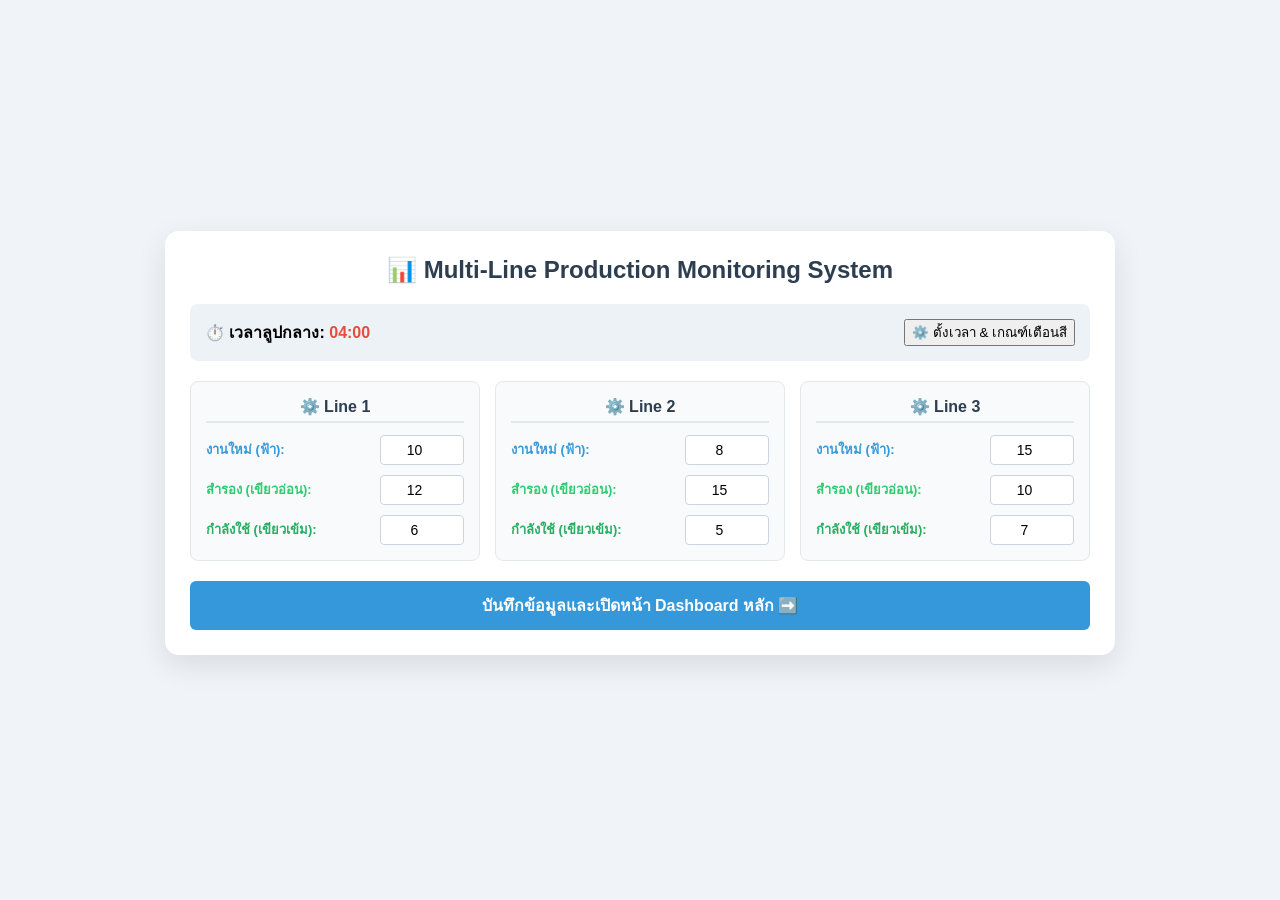
<file: gemini-code-1783284359828.html>
<!DOCTYPE html>
<html lang="th">
<head>
    <meta charset="UTF-8">
    <meta name="viewport" content="width=device-width, initial-scale=1.0">
    <title>3-Line Production Inventory Dashboard</title>
    <style>
        :root {
            --blue: #3498db;
            --light-green: #2ecc71;
            --dark-green: #27ae60;
            --warning-yellow: #f1c40f;
            --danger-red: #e74c3c;
            --bg-dark: #2c3e50;
        }
        body {
            font-family: 'Segoe UI', Tahoma, Geneva, Verdana, sans-serif;
            background-color: #f0f4f8;
            margin: 0;
            padding: 15px;
            display: flex;
            justify-content: center;
            align-items: center;
            min-height: 95vh;
        }
        .dashboard-container {
            background: white;
            padding: 25px;
            border-radius: 14px;
            box-shadow: 0 10px 30px rgba(0,0,0,0.1);
            width: 100%;
            max-width: 900px;
        }
        h2 { text-align: center; color: var(--bg-dark); margin: 0 0 20px 0; font-size: 24px; }
        
        .page { display: none; }
        .page.active { display: block; }

        /* --- หน้าตั้งค่าเริ่มต้น (Setup Page) --- */
        .setup-grid {
            display: grid;
            grid-template-columns: repeat(3, 1fr);
            gap: 15px;
            margin-bottom: 20px;
        }
        .setup-card {
            background: #f8fafc;
            border: 1px solid #e2e8f0;
            border-radius: 8px;
            padding: 15px;
        }
        .setup-card h4 { margin: 0 0 12px 0; text-align: center; color: var(--bg-dark); border-bottom: 2px solid #e2e8f0; padding-bottom: 5px; }
        .setup-input-group { display: flex; flex-direction: column; gap: 10px; }
        .setup-input-group .row { display: flex; justify-content: space-between; align-items: center; }
        .setup-input-group label { font-size: 13px; font-weight: bold; }
        .setup-input-group input { width: 70px; padding: 6px; border: 1px solid #cbd5e0; border-radius: 4px; text-align: center; font-size: 14px; }
        
        .global-settings-bar {
            background: #edf2f7;
            padding: 15px;
            border-radius: 8px;
            margin-bottom: 20px;
            display: flex;
            justify-content: space-between;
            align-items: center;
        }

        /* --- หน้าจอหลัก Dashboard (3 ไลน์) --- */
        .master-controls {
            display: flex;
            gap: 10px;
            background: #2c3e50;
            padding: 12px;
            border-radius: 8px;
            margin-bottom: 15px;
        }
        .btn { padding: 10px 15px; border: none; border-radius: 6px; cursor: pointer; font-weight: bold; color: white; transition: background 0.2s; font-size: 14px; text-align: center; }
        .btn-start-all { background-color: #27ae60; }
        .btn-stop-all { background-color: #e74c3c; }
        .btn-reset-all { background-color: #7f8c8d; }
        .btn-submit { background-color: var(--blue); width: 100%; font-size: 16px; padding: 12px; }
        .btn:disabled { background-color: #cbd5e0; color: #718096; cursor: not-allowed; }

        /* การจัดวาง 3 คอลัมน์ของไลน์ผลิต */
        .lines-layout {
            display: grid;
            grid-template-columns: repeat(3, 1fr);
            gap: 15px;
        }
        .line-column {
            background: #fff;
            border: 2px solid #e2e8f0;
            border-radius: 10px;
            padding: 12px;
            display: flex;
            flex-direction: column;
            position: relative;
        }
        .line-column.paused { background-color: #f7fafc; border-color: #cbd5e0; opacity: 0.85; }
        .line-header { text-align: center; margin-bottom: 10px; }
        .line-header h3 { margin: 0 0 5px 0; color: var(--bg-dark); font-size: 18px; }
        
        /* ปุ่มควบคุมประจำไลน์ */
        .line-btn-panel { display: flex; gap: 5px; margin-bottom: 10px; }
        .btn-line-toggle { flex: 1; padding: 6px; font-size: 12px; border-radius: 4px; background-color: #888; }
        .btn-line-toggle.run { background-color: #e67e22; } /* สีส้มสำหรับกดหยุดเดี่ยว */
        .btn-line-toggle.pause { background-color: #2ecc71; } /* สีเขียวสำหรับกดเดินต่อเดี่ยว */

        /* ช่องเติมงานด่วนในหน้าแดชบอร์ด */
        .line-live-add {
            background: #edf2f7;
            padding: 8px;
            border-radius: 6px;
            margin-bottom: 10px;
            display: flex;
            justify-content: space-between;
            align-items: center;
            gap: 5px;
        }
        .line-live-add input { width: 50px; padding: 5px; border: 1px solid #cbd5e0; border-radius: 4px; text-align: center; font-size: 14px; }
        .btn-add-inline { background-color: var(--blue); padding: 5px 8px; font-size: 11px; }

        .line-timer-box {
            text-align: center;
            margin-bottom: 10px;
        }
        .line-countdown {
            font-size: 16px;
            font-weight: bold;
            color: #e74c3c;
            background: #fde8e8;
            padding: 5px 12px;
            border-radius: 4px;
            display: inline-block;
        }
        .line-column.paused .line-countdown {
            color: #718096;
            background: #edf2f7;
        }

        /* ส่วนกราฟแท่งของแต่ละไลน์ */
        .chart-wrapper {
            height: 280px;
            border-left: 2px solid #4a5568;
            border-bottom: 2px solid #4a5568;
            position: relative;
            padding-left: 20px;
            display: flex;
            align-items: flex-end;
            margin-top: 5px;
        }
        .main-bar {
            width: 85px;
            height: 100%;
            display: flex;
            flex-direction: column;
            justify-content: flex-end;
            margin: 0 auto;
            background: #f7fafc;
            border-radius: 6px 6px 0 0;
            overflow: hidden;
        }
        .bar-segment {
            width: 100%;
            transition: height 0.4s ease-in-out, background-color 0.4s ease;
            display: flex;
            align-items: center;
            justify-content: center;
            overflow: hidden;
        }
        .bar-label {
            color: white;
            font-size: 11px;
            font-weight: bold;
            text-shadow: 1px 1px 1px rgba(0,0,0,0.8);
            text-align: center;
            line-height: 1.2;
            padding: 2px;
        }
        
        .bar-blue { background-color: var(--blue); }
        .bar-light-green { background-color: var(--light-green); }
        
        /* สเตตัสสีของบล็อกล่างสุด */
        .status-normal { background-color: var(--dark-green); }
        .status-warning { background-color: var(--warning-yellow); }
        .status-danger { background-color: var(--danger-red); }
        
        /* แอนิเมชันตอนทำงานกับตอนกระโดดสลับแถว */
        .blink-active { animation: blink-anim 1s infinite alternate; }
        @keyframes blink-anim { 0% { opacity: 1; } 100% { opacity: 0.7; filter: brightness(1.1); } }
        
        .puzzle-disappear { animation: vanish 0.4s ease-out forwards; }
        @keyframes vanish { 0% { transform: scale(1); opacity: 1; } 100% { transform: scale(0); opacity: 0; height: 0 !important; } }
        
        .puzzle-fall { animation: fall-down 0.4s cubic-bezier(0.25, 0.46, 0.45, 0.94) forwards; }
        @keyframes fall-down { 0% { transform: translateY(-20px); } 100% { transform: translateY(0); } }

        /* หน้าต่าง Modal */
        .modal-overlay { position: fixed; top: 0; left: 0; width: 100%; height: 100%; background: rgba(0,0,0,0.5); display: flex; justify-content: center; align-items: center; opacity: 0; pointer-events: none; transition: opacity 0.3s ease; z-index: 1000; }
        .modal-overlay.active { opacity: 1; pointer-events: auto; }
        .modal-box { background: white; padding: 20px; border-radius: 10px; width: 300px; box-shadow: 0 4px 15px rgba(0,0,0,0.2); }
        .modal-box h4 { margin: 0 0 15px 0; text-align: center; }
        .modal-buttons { display: flex; gap: 10px; margin-top: 15px; }
    </style>
</head>
<body>

    <div class="dashboard-container">
        <h2>📊 Multi-Line Production Monitoring System</h2>

        <!-- หน้าที่ 1: ตั้งค่ายอดงานเริ่มต้นแยกรายไลน์ (Setup Page) -->
        <div id="page-setup" class="page active">
            <div class="global-settings-bar">
                <div>
                    ⏱️ <b>เวลาลูปกลาง:</b> <span id="setup-time-preview" style="color:#e74c3c; font-weight:bold;">04:00</span>
                </div>
                <button id="btn-open-settings" class="btn-settings-toggle">⚙️ ตั้งเวลา & เกณฑ์เตือนสี</button>
            </div>

            <div class="setup-grid">
                <!-- Line 1 Setup -->
                <div class="setup-card">
                    <h4>⚙️ Line 1</h4>
                    <div class="setup-input-group">
                        <div class="row"><label style="color:var(--blue)">งานใหม่ (ฟ้า):</label><input type="number" id="setup-l1-new" value="10" min="0"></div>
                        <div class="row"><label style="color:var(--light-green)">สำรอง (เขียวอ่อน):</label><input type="number" id="setup-l1-stock" value="12" min="0"></div>
                        <div class="row"><label style="color:var(--dark-green)">กำลังใช้ (เขียวเข้ม):</label><input type="number" id="setup-l1-active" value="6" min="0"></div>
                    </div>
                </div>
                <!-- Line 2 Setup -->
                <div class="setup-card">
                    <h4>⚙️ Line 2</h4>
                    <div class="setup-input-group">
                        <div class="row"><label style="color:var(--blue)">งานใหม่ (ฟ้า):</label><input type="number" id="setup-l2-new" value="8" min="0"></div>
                        <div class="row"><label style="color:var(--light-green)">สำรอง (เขียวอ่อน):</label><input type="number" id="setup-l2-stock" value="15" min="0"></div>
                        <div class="row"><label style="color:var(--dark-green)">กำลังใช้ (เขียวเข้ม):</label><input type="number" id="setup-l2-active" value="5" min="0"></div>
                    </div>
                </div>
                <!-- Line 3 Setup -->
                <div class="setup-card">
                    <h4>⚙️ Line 3</h4>
                    <div class="setup-input-group">
                        <div class="row"><label style="color:var(--blue)">งานใหม่ (ฟ้า):</label><input type="number" id="setup-l3-new" value="15" min="0"></div>
                        <div class="row"><label style="color:var(--light-green)">สำรอง (เขียวอ่อน):</label><input type="number" id="setup-l3-stock" value="10" min="0"></div>
                        <div class="row"><label style="color:var(--dark-green)">กำลังใช้ (เขียวเข้ม):</label><input type="number" id="setup-l3-active" value="7" min="0"></div>
                    </div>
                </div>
            </div>
            <button id="btn-submit-all" class="btn btn-submit">บันทึกข้อมูลและเปิดหน้า Dashboard หลัก ➡️</button>
        </div>

        <!-- หน้าที่ 2: หน้าแดชบอร์ดควบคุมหลัก 3 ไลน์ผลิต (Dashboard Page) -->
        <div id="page-dashboard" class="page">
            <!-- ส่วนควบคุมภาพรวม (Master Control) -->
            <div class="master-controls">
                <button id="btn-master-start" class="btn btn-start-all">▶️ เริ่มทำงานทุกไลน์</button>
                <button id="btn-master-stop" class="btn btn-stop-all" disabled>⏸️ หยุดทุกไลน์</button>
                <button id="btn-master-reset" class="btn btn-reset-all">🔄 Reset & ตั้งค่าใหม่</button>
            </div>

            <div class="lines-layout">
                <!-- LINE 1 PANEL -->
                <div id="card-l1" class="line-column">
                    <div class="line-header"><h3>Line 1</h3></div>
                    <div class="line-btn-panel">
                        <button id="btn-toggle-l1" class="btn btn-line-toggle run" disabled>หยุดไลน์ 1</button>
                    </div>
                    <div class="line-live-add">
                        <label style="font-size:12px; font-weight:bold;">เติมงาน (ฟ้า):</label>
                        <div>
                            <input type="number" id="add-l1-val" value="5" min="1">
                            <button onclick="liveAddJob(1)" class="btn btn-add-inline">บวก</button>
                        </div>
                    </div>
                    <div class="line-timer-box"><div id="timer-l1" class="line-countdown">04:00</div></div>
                    <div class="chart-wrapper">
                        <div class="main-bar">
                            <div id="bar-l1-new" class="bar-segment bar-blue"><span class="bar-label">ใหม่<br><span id="val-l1-new">0</span></span></div>
                            <div id="bar-l1-stock" class="bar-segment bar-light-green"><span class="bar-label">สำรอง<br><span id="val-l1-stock">0</span></span></div>
                            <div id="bar-l1-active" class="bar-segment status-normal"><span class="bar-label">กำลังใช้<br><span id="val-l1-active">0</span></span></div>
                        </div>
                    </div>
                </div>

                <!-- LINE 2 PANEL -->
                <div id="card-l2" class="line-column">
                    <div class="line-header"><h3>Line 2</h3></div>
                    <div class="line-btn-panel">
                        <button id="btn-toggle-l2" class="btn btn-line-toggle run" disabled>หยุดไลน์ 2</button>
                    </div>
                    <div class="line-live-add">
                        <label style="font-size:12px; font-weight:bold;">เติมงาน (ฟ้า):</label>
                        <div>
                            <input type="number" id="add-l2-val" value="5" min="1">
                            <button onclick="liveAddJob(2)" class="btn btn-add-inline">บวก</button>
                        </div>
                    </div>
                    <div class="line-timer-box"><div id="timer-l2" class="line-countdown">04:00</div></div>
                    <div class="chart-wrapper">
                        <div class="main-bar">
                            <div id="bar-l2-new" class="bar-segment bar-blue"><span class="bar-label">ใหม่<br><span id="val-l2-new">0</span></span></div>
                            <div id="bar-l2-stock" class="bar-segment bar-light-green"><span class="bar-label">สำรอง<br><span id="val-l2-stock">0</span></span></div>
                            <div id="bar-l2-active" class="bar-segment status-normal"><span class="bar-label">กำลังใช้<br><span id="val-l2-active">0</span></span></div>
                        </div>
                    </div>
                </div>

                <!-- LINE 3 PANEL -->
                <div id="card-l3" class="line-column">
                    <div class="line-header"><h3>Line 3</h3></div>
                    <div class="line-btn-panel">
                        <button id="btn-toggle-l3" class="btn btn-line-toggle run" disabled>หยุดไลน์ 3</button>
                    </div>
                    <div class="line-live-add">
                        <label style="font-size:12px; font-weight:bold;">เติมงาน (ฟ้า):</label>
                        <div>
                            <input type="number" id="add-l3-val" value="5" min="1">
                            <button onclick="liveAddJob(3)" class="btn btn-add-inline">บวก</button>
                        </div>
                    </div>
                    <div class="line-timer-box"><div id="timer-l3" class="line-countdown">04:00</div></div>
                    <div class="chart-wrapper">
                        <div class="main-bar">
                            <div id="bar-l3-new" class="bar-segment bar-blue"><span class="bar-label">ใหม่<br><span id="val-l3-new">0</span></span></div>
                            <div id="bar-l3-stock" class="bar-segment bar-light-green"><span class="bar-label">สำรอง<br><span id="val-l3-stock">0</span></span></div>
                            <div id="bar-l3-active" class="bar-segment status-normal"><span class="bar-label">กำลังใช้<br><span id="val-l3-active">0</span></span></div>
                        </div>
                    </div>
                </div>
            </div>
        </div>
    </div>

    <!-- หน้าต่างป๊อปอัพตั้งค่า (Global Settings Modal) -->
    <div id="settings-modal" class="modal-overlay">
        <div class="modal-box">
            <h4>⚙️ ตั้งค่าระบบส่วนกลาง</h4>
            <div style="margin-bottom:12px;">
                <label style="font-size:12px; font-weight:bold; display:block; margin-bottom:4px;">⏱️ เวลาลูปจ่ายชิ้นงาน:</label>
                <input type="number" id="modal-min" value="4" style="width:50px; text-align:center;"> นาที 
                <input type="number" id="modal-sec" value="0" style="width:50px; text-align:center;"> วินาที
            </div>
            <div style="margin-bottom:12px;">
                <label style="font-size:12px; font-weight:bold; display:block; margin-bottom:4px; color:#d6a300;">⚠️ เกณฑ์เตือนภัย (สีเหลือง):</label>
                ต่ำกว่า <input type="number" id="modal-warn" value="5" style="width:65px; text-align:center;"> ชิ้น
            </div>
            <div>
                <label style="font-size:12px; font-weight:bold; display:block; margin-bottom:4px; color:var(--danger-red);">🚨 เกณฑ์วิกฤต (สีแดง):</label>
                ต่ำกว่าหรือเท่ากับ <input type="number" id="modal-danger" value="3" style="width:65px; text-align:center;"> ชิ้น
            </div>
            <div class="modal-buttons">
                <button id="btn-modal-save" class="btn" style="background-color:var(--blue); flex:1;">บันทึก</button>
                <button id="btn-modal-close" class="btn" style="background-color:#e74c3c; flex:1;">ยกเลิก</button>
            </div>
        </div>
    </div>

    <script>
        // โครงสร้างข้อมูลรองรับ 3 ไลน์การผลิตแยกอิสระ
        let lines = {
            1: { active: 0, stock: 0, newJob: 0, countdown: 0, isRunning: false },
            2: { active: 0, stock: 0, newJob: 0, countdown: 0, isRunning: false },
            3: { active: 0, stock: 0, newJob: 0, countdown: 0, isRunning: false }
        };

        let configTotalSeconds = 240;
        let configWarnThreshold = 5;
        let configDangerThreshold = 3;
        
        let masterInterval = null; // ใช้ลูปเวลาหลักตัวเดียวในการคุมทั้ง 3 ไลน์เพื่อความแม่นยำ

        // ฟังก์ชันจัดสีแถบกำลังใช้งานล่างสุดตามเกณฑ์ภัย
        function applyActiveColor(lineId) {
            const el = document.getElementById(`bar-l${lineId}-active`);
            el.classList.remove('status-normal', 'status-warning', 'status-danger');
            let val = lines[lineId].active;
            
            if (val <= configDangerThreshold) el.classList.add('status-danger');
            else if (val < configWarnThreshold) el.classList.add('status-warning');
            else el.classList.add('status-normal');
        }

        // ฟังก์ชันวาดกราฟแท่งสัดส่วนเฉพาะของแต่ละไลน์
        function updateLineChart(lineId) {
            const lData = lines[lineId];
            const total = lData.active + lData.stock + lData.newJob;
            
            const elAct = document.getElementById(`bar-l${lineId}-active`);
            const elStk = document.getElementById(`bar-l${lineId}-stock`);
            const elNew = document.getElementById(`bar-l${lineId}-new`);
            
            if (total === 0) {
                elAct.style.height = "0%"; elStk.style.height = "0%"; elNew.style.height = "0%";
                document.getElementById(`val-l${lineId}-active`).textContent = 0;
                document.getElementById(`val-l${lineId}-stock`).textContent = 0;
                document.getElementById(`val-l${lineId}-new`).textContent = 0;
                return;
            }

            elAct.style.height = `${(lData.active / total) * 100}%`;
            elStk.style.height = `${(lData.stock / total) * 100}%`;
            elNew.style.height = `${(lData.newJob / total) * 100}%`;

            document.getElementById(`val-l${lineId}-active`).textContent = lData.active;
            document.getElementById(`val-l${lineId}-stock`).textContent = lData.stock;
            document.getElementById(`val-l${lineId}-new`).textContent = lData.newJob;
            
            applyActiveColor(lineId);
        }

        // ฟังก์ชันลูปหลัก ทำงานทุกๆ 1 วินาที เพื่อเช็คทุกไลน์พร้อมกัน
        function runMasterTick() {
            masterInterval = setInterval(() => {
                let anyLineRunning = false;

                for (let i = 1; i <= 3; i++) {
                    if (lines[i].isRunning) {
                        anyLineRunning = true;
                        lines[i].countdown--;
                        document.getElementById(`timer-l${i}`).textContent = formatDisplayTime(lines[i].countdown);

                        // เมื่อไลน์นั้นนับเวลาถอยหลังครบรอบชิ้นงาน
                        if (lines[i].countdown <= 0) {
                            if (lines[i].active > 0) {
                                lines[i].active--;
                                updateLineChart(i);
                            }

                            if (lines[i].active === 0) {
                                triggerLinePuzzleShift(i);
                            } else {
                                lines[i].countdown = configTotalSeconds;
                            }
                        }
                    }
                }

                if (!anyLineRunning) {
                    stopMasterTimer();
                }
            }, 1000);
        }

        // เอฟเฟกต์การเลื่อนแถว Puzzle แยกเฉพาะไลน์ที่งานหมด
        function triggerLinePuzzleShift(lineId) {
            const elAct = document.getElementById(`bar-l${lineId}-active`);
            const elStk = document.getElementById(`bar-l${lineId}-stock`);
            const elNew = document.getElementById(`bar-l${lineId}-new`);
            
            lines[lineId].isRunning = false; // หยุดเวลาระหว่างทำเอฟเฟกต์ชั่วครู่
            elAct.classList.remove('blink-active');
            elAct.classList.add('puzzle-disappear');

            setTimeout(() => {
                lines[lineId].active = lines[lineId].stock;
                lines[lineId].stock = lines[lineId].newJob;
                lines[lineId].newJob = 0;

                elAct.classList.remove('puzzle-disappear');
                elStk.classList.add('puzzle-fall');
                elNew.classList.add('puzzle-fall');

                updateLineChart(lineId);

                setTimeout(() => {
                    elStk.classList.remove('puzzle-fall');
                    elNew.classList.remove('puzzle-fall');

                    if (lines[lineId].active > 0 || lines[lineId].stock > 0) {
                        lines[lineId].countdown = configTotalSeconds;
                        // เช็คว่า Master Control สั่งงานอยู่หรือไม่ ถ้าใช่ให้เดินหน้าต่อ
                        if (document.getElementById('btn-master-start').disabled) {
                            lines[lineId].isRunning = true;
                            elAct.classList.add('blink-active');
                        }
                    } else {
                        document.getElementById(`timer-l${lineId}`).textContent = "หมด!!";
                        document.getElementById(`btn-toggle-l${lineId}`).disabled = true;
                    }
                }, 400);
            }, 400);
        }

        function stopMasterTimer() {
            clearInterval(masterInterval);
            masterInterval = null;
        }

        function formatDisplayTime(secs) {
            let minutes = Math.floor(secs / 60);
            let seconds = secs % 60;
            return `${minutes.toString().padStart(2, '0')}:${seconds.toString().padStart(2, '0')}`;
        }

        // ฟังก์ชันเติมงานใหม่ระหว่างทำงาน (Real-time Live Add) แยกรายไลน์
        function liveAddJob(lineId) {
            const inputEl = document.getElementById(`add-l${lineId}-val`);
            let addVal = parseInt(inputEl.value) || 0;
            if (addVal <= 0) { alert("กรุณาใส่ยอดงานมากกว่า 0"); return; }
            
            lines[lineId].newJob += addVal;
            updateLineChart(lineId);
            
            // ถ้าไลน์นั้นเคยจบงานไปจนเป็น 0 แล้ว แต่มีงานเติมเข้ามาใหม่ ให้ระบบกลับมาพร้อมทำงาน
            if (lines[lineId].active === 0 && lines[lineId].stock === 0 && lines[lineId].newJob === addVal) {
                triggerLinePuzzleShift(lineId);
                document.getElementById(`btn-toggle-l${lineId}`).disabled = false;
            }
        }

        // --- Event Listeners ควบคุมรายไลน์ (Individual Line Pause/Resume) ---
        function setupLineToggleButton(i) {
            const btn = document.getElementById(`btn-toggle-l${i}`);
            btn.addEventListener('click', () => {
                const card = document.getElementById(`card-l${i}`);
                const barAct = document.getElementById(`bar-l${i}-active`);
                
                if (lines[i].isRunning) {
                    // กดเพื่อสั่งหยุดเฉพาะไลน์นี้
                    lines[i].isRunning = false;
                    card.classList.add('paused');
                    barAct.classList.remove('blink-active');
                    btn.textContent = `เดินต่อไลน์ ${i}`;
                    btn.className = "btn btn-line-toggle pause";
                } else {
                    // กดให้เดินหน้าต่อเฉพาะไลน์นี้
                    if (lines[i].active === 0 && lines[i].stock === 0 && lines[i].newJob === 0) return;
                    lines[i].isRunning = true;
                    card.classList.remove('paused');
                    barAct.classList.add('blink-active');
                    btn.textContent = `หยุดไลน์ ${i}`;
                    btn.className = "btn btn-line-toggle run";
                    
                    if (!masterInterval) runMasterTick();
                }
            });
        }
        for (let i = 1; i <= 3; i++) { setupLineToggleButton(i); }

        // --- Event Listeners ปุ่มควบคุมภาพรวมหลัก (Master Controls) ---
        document.getElementById('btn-master-start').addEventListener('click', () => {
            let totalJobs = 0;
            for (let i = 1; i <= 3; i++) {
                totalJobs += (lines[i].active + lines[i].stock + lines[i].newJob);
            }
            if (totalJobs === 0) { alert("ไม่มีงานอยู่ในระบบเลยสักไลน์เดียว กรุณากด Reset เพื่อตั้งค่ายอดงานก่อนครับ"); return; }

            document.getElementById('btn-master-start').disabled = true;
            document.getElementById('btn-master-stop').disabled = false;

            for (let i = 1; i <= 3; i++) {
                if (lines[i].active > 0 || lines[i].stock > 0 || lines[i].newJob > 0) {
                    const card = document.getElementById(`card-l${i}`);
                    // เปิดสิทธิ์ให้ทำงานเฉพาะไลน์ที่ไม่ได้กด Pause รายบุคคลค้างไว้ก่อนหน้า
                    if (!card.classList.contains('paused')) {
                        lines[i].isRunning = true;
                        document.getElementById(`bar-l${i}-active`).classList.add('blink-active');
                        document.getElementById(`btn-toggle-l${i}`).disabled = false;
                        document.getElementById(`btn-toggle-l${i}`).textContent = `หยุดไลน์ ${i}`;
                        document.getElementById(`btn-toggle-l${i}`).className = "btn btn-line-toggle run";
                    }
                }
            }
            if (!masterInterval) runMasterTick();
        });

        document.getElementById('btn-master-stop').addEventListener('click', () => {
            document.getElementById('btn-master-start').disabled = false;
            document.getElementById('btn-master-stop').disabled = true;
            
            stopMasterTimer();
            for (let i = 1; i <= 3; i++) {
                lines[i].isRunning = false;
                document.getElementById(`bar-l${i}-active`).classList.remove('blink-active');
                document.getElementById(`btn-toggle-l${i}`).disabled = true;
            }
        });

        document.getElementById('btn-master-reset').addEventListener('click', () => {
            stopMasterTimer();
            lines = {
                1: { active: 0, stock: 0, newJob: 0, countdown: 0, isRunning: false },
                2: { active: 0, stock: 0, newJob: 0, countdown: 0, isRunning: false },
                3: { active: 0, stock: 0, newJob: 0, countdown: 0, isRunning: false }
            };
            
            for (let i = 1; i <= 3; i++) {
                updateLineChart(i);
                const card = document.getElementById(`card-l${i}`);
                card.classList.remove('paused');
                document.getElementById(`btn-toggle-l${i}`).disabled = true;
                document.getElementById(`timer-l${i}`).textContent = formatDisplayTime(configTotalSeconds);
            }
            
            document.getElementById('btn-master-start').disabled = false;
            document.getElementById('btn-master-stop').disabled = true;
            
            document.getElementById('page-dashboard').classList.remove('active');
            document.getElementById('page-setup').classList.add('active');
        });

        // --- คุมการเปลี่ยนผ่านจากหน้าแรกสลับไปหน้า Dashboard ---
        document.getElementById('btn-submit-all').addEventListener('click', () => {
            for (let i = 1; i <= 3; i++) {
                lines[i].newJob = parseInt(document.getElementById(`setup-l${i}-new`).value) || 0;
                lines[i].stock = parseInt(document.getElementById(`setup-l${i}-stock`).value) || 0;
                lines[i].active = parseInt(document.getElementById(`setup-l${i}-active`).value) || 0;
                lines[i].countdown = configTotalSeconds;
                
                document.getElementById(`timer-l${i}`).textContent = formatDisplayTime(configTotalSeconds);
                updateLineChart(i);
            }
            document.getElementById('page-setup').classList.remove('active');
            document.getElementById('page-dashboard').classList.add('active');
        });

        // --- ควบคุมหน้าต่างตั้งค่าส่วนกลาง Modal ---
        const modal = document.getElementById('settings-modal');
        document.getElementById('btn-open-settings').addEventListener('click', () => {
            document.getElementById('modal-min').value = Math.floor(configTotalSeconds / 60);
            document.getElementById('modal-sec').value = configTotalSeconds % 60;
            document.getElementById('modal-warn').value = configWarnThreshold;
            document.getElementById('modal-danger').value = configDangerThreshold;
            modal.classList.add('active');
        });
        document.getElementById('btn-modal-close').addEventListener('click', () => modal.classList.remove('active'));
        document.getElementById('btn-modal-save').addEventListener('click', () => {
            let m = parseInt(document.getElementById('modal-min').value) || 0;
            let s = parseInt(document.getElementById('modal-sec').value) || 0;
            if(m < 0) m = 0; if(s < 0) s = 0; if(s > 59) s = 59;
            if(m === 0 && s === 0) s = 4;
            configTotalSeconds = (m * 60) + s;

            let w = parseInt(document.getElementById('modal-warn').value) || 5;
            let d = parseInt(document.getElementById('modal-danger').value) || 3;
            if(w < 1) w = 1; if(d < 1) d = 1;
            if(d >= w) d = w - 1;

            configWarnThreshold = w;
            configDangerThreshold = d;

            document.getElementById('setup-time-preview').textContent = formatDisplayTime(configTotalSeconds);
            modal.classList.remove('active');
        });
    </script>
</body>
</html>
</file>
